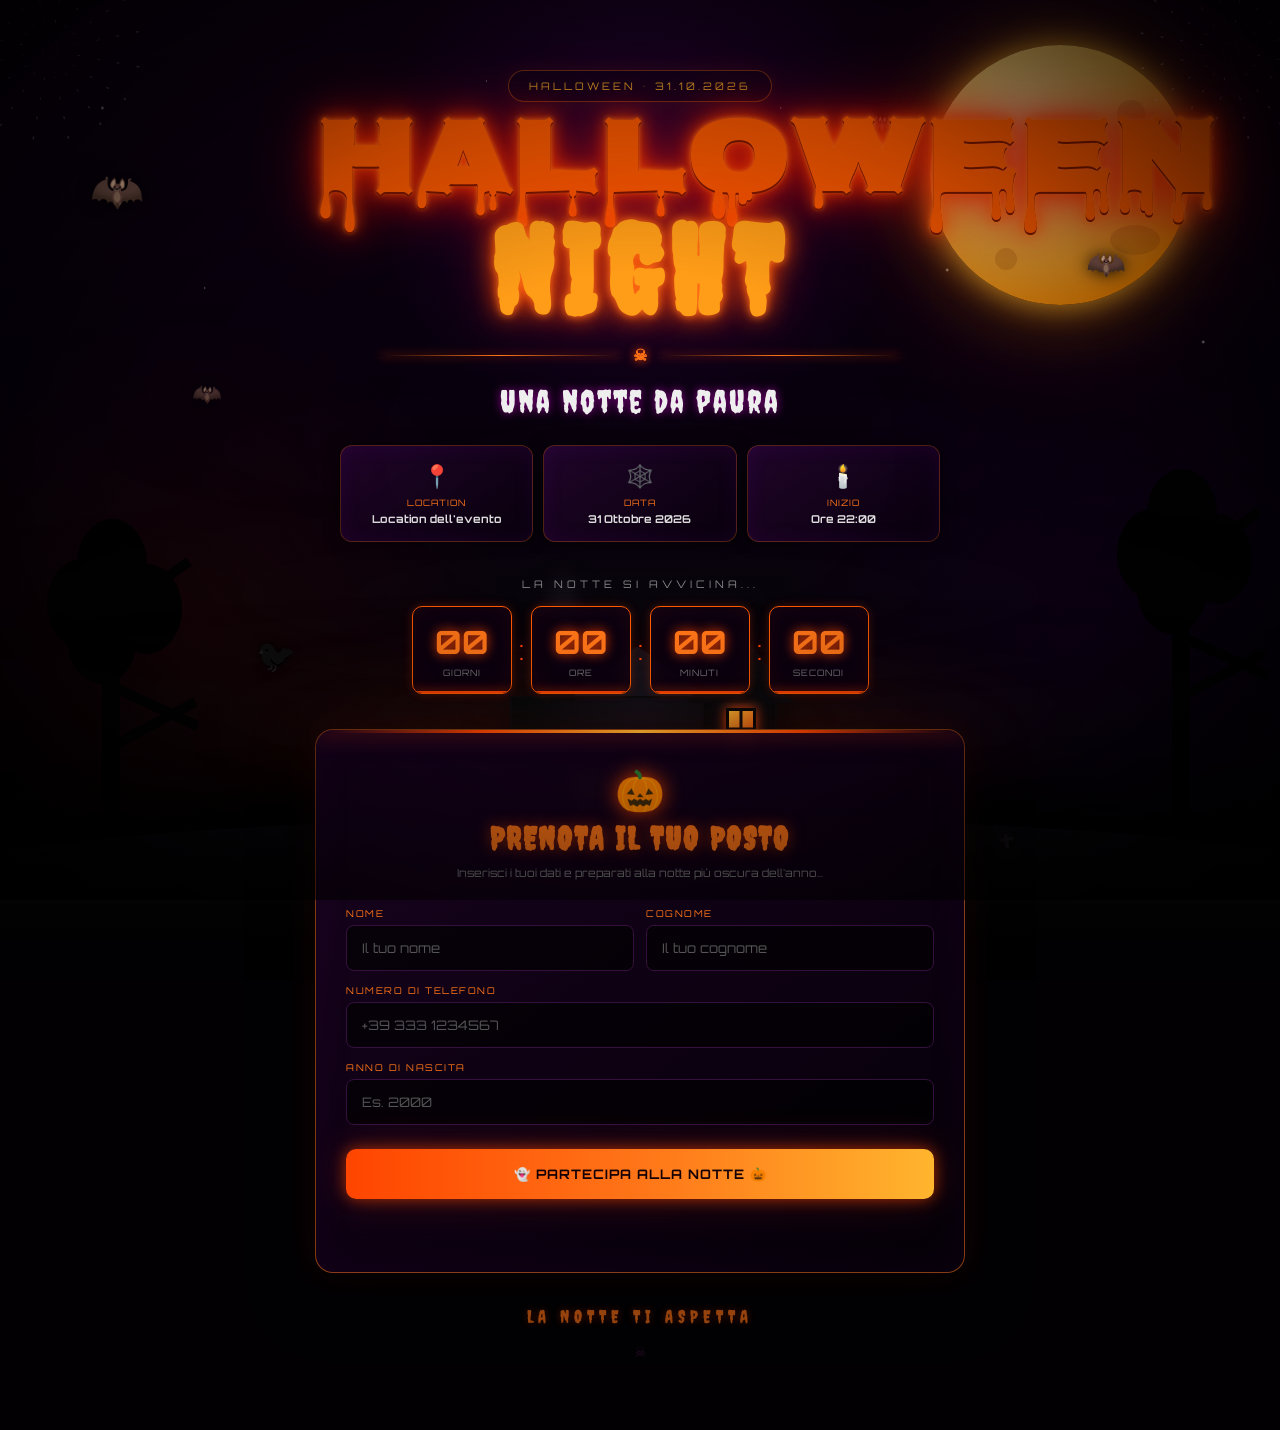
<file: index.html>
<!DOCTYPE html>
<html lang="it">

<head>

    <meta charset="UTF-8">

    <meta
        name="viewport"
        content="width=device-width, initial-scale=1.0"
    >

    <meta
        name="theme-color"
        content="#030005"
    >

    <title>Halloween Night 🎃</title>

    <link rel="preconnect" href="https://fonts.googleapis.com">
    <link rel="preconnect" href="https://fonts.gstatic.com" crossorigin>

    <link
        href="https://fonts.googleapis.com/css2?family=Creepster&family=Nosifer&family=Orbitron:wght@400;500;600;700&display=swap"
        rel="stylesheet"
    >

    <link rel="stylesheet" href="style.css">

</head>


<body>


    <!-- =====================================================
         SFONDO
    ====================================================== -->

    <div class="background"></div>

    <div class="stars"></div>

    <div class="vignette"></div>


    <!-- =====================================================
         LUNA
    ====================================================== -->

    <div class="moon">

        <div class="moon-crater crater-1"></div>
        <div class="moon-crater crater-2"></div>
        <div class="moon-crater crater-3"></div>
        <div class="moon-crater crater-4"></div>

    </div>


    <!-- =====================================================
         CASA INFESTATA
    ====================================================== -->

    <div class="haunted-scene">

        <div class="graveyard-glow"></div>


        <!-- Alberi -->

        <div class="tree tree-left">

            <div class="branch branch-1"></div>
            <div class="branch branch-2"></div>
            <div class="branch branch-3"></div>

        </div>


        <div class="tree tree-right">

            <div class="branch branch-1"></div>
            <div class="branch branch-2"></div>
            <div class="branch branch-3"></div>

        </div>


        <!-- Casa -->

        <div class="haunted-house">

            <div class="house-roof"></div>

            <div class="house-body">

                <div class="window window-left">

                    <div class="window-cross"></div>

                </div>


                <div class="window window-center">

                    <div class="window-cross"></div>

                </div>


                <div class="window window-right">

                    <div class="window-cross"></div>

                </div>


                <div class="door">

                    <div class="door-knob"></div>

                </div>

            </div>


            <div class="tower">

                <div class="tower-roof"></div>

                <div class="tower-window">

                    <div class="window-cross"></div>

                </div>

            </div>


            <div class="chimney"></div>

        </div>


        <!-- Cimitero -->

        <div class="grave grave-1">
            <span></span>
        </div>

        <div class="grave grave-2">
            <span></span>
        </div>

        <div class="grave grave-3">
            <span></span>
        </div>

        <div class="grave grave-4">
            <span></span>
        </div>

    </div>


    <!-- =====================================================
         NEBBIA
    ====================================================== -->

    <div class="fog fog-1"></div>

    <div class="fog fog-2"></div>

    <div class="fog fog-3"></div>


    <!-- =====================================================
         RAGNATELE
    ====================================================== -->

    <div class="web web-top-left"></div>

    <div class="web web-top-right"></div>


    <!-- =====================================================
         PIPISTRELLI
    ====================================================== -->

    <div class="bat bat-1">🦇</div>

    <div class="bat bat-2">🦇</div>

    <div class="bat bat-3">🦇</div>

    <div class="bat bat-4">🦇</div>


    <!-- =====================================================
         CORVO
    ====================================================== -->

    <div class="crow">
        🐦‍⬛
    </div>


    <!-- =====================================================
         CONTENUTO PRINCIPALE
    ====================================================== -->

    <main class="overlay">

        <section class="content">


            <!-- Eyebrow -->

            <div class="eyebrow">

                HALLOWEEN • 31.10.2026

            </div>


            <!-- Titolo -->

            <h1
                class="title"
                data-text="HALLOWEEN"
            >

                HALLOWEEN

                <span>NIGHT</span>

            </h1>


            <!-- Separatore -->

            <div class="title-line">

                <span></span>

                <b>☠</b>

                <span></span>

            </div>


            <!-- Sottotitolo -->

            <p class="subtitle">

                Una notte da paura

            </p>


            <!-- =================================================
                 INFO EVENTO
            ================================================== -->

            <div class="event-info">


                <div class="info-item">

                    <div class="info-icon">
                        📍
                    </div>

                    <div>

                        <small>
                            LOCATION
                        </small>

                        <strong>
                            Location dell'evento
                        </strong>

                    </div>

                </div>


                <div class="info-item">

                    <div class="info-icon">
                        🕸️
                    </div>

                    <div>

                        <small>
                            DATA
                        </small>

                        <strong>
                            31 Ottobre 2026
                        </strong>

                    </div>

                </div>


                <div class="info-item">

                    <div class="info-icon">
                        🕯️
                    </div>

                    <div>

                        <small>
                            INIZIO
                        </small>

                        <strong>
                            Ore 22:00
                        </strong>

                    </div>

                </div>


            </div>


            <!-- =================================================
                 COUNTDOWN
            ================================================== -->

            <div class="countdown-title">

                LA NOTTE SI AVVICINA...

            </div>


            <div id="countdown">


                <div class="time">

                    <span id="days">
                        00
                    </span>

                    <label>
                        GIORNI
                    </label>

                </div>


                <div class="separator">
                    :
                </div>


                <div class="time">

                    <span id="hours">
                        00
                    </span>

                    <label>
                        ORE
                    </label>

                </div>


                <div class="separator">
                    :
                </div>


                <div class="time">

                    <span id="minutes">
                        00
                    </span>

                    <label>
                        MINUTI
                    </label>

                </div>


                <div class="separator">
                    :
                </div>


                <div class="time">

                    <span id="seconds">
                        00
                    </span>

                    <label>
                        SECONDI
                    </label>

                </div>


            </div>


            <!-- =================================================
                 FORM
            ================================================== -->

            <div class="form-card">


                <div class="form-header">

                    <div class="pumpkin">
                        🎃
                    </div>

                    <h2>
                        PRENOTA IL TUO POSTO
                    </h2>

                    <p>
                        Inserisci i tuoi dati e preparati
                        alla notte più oscura dell'anno...
                    </p>

                </div>


                <form
                    id="submit-to-google-sheet"
                >


                    <!-- Nome + Cognome -->

                    <div class="input-row">


                        <div class="input-group">

                            <label for="nome">
                                NOME
                            </label>

                            <input
                                id="nome"
                                type="text"
                                name="Nome"
                                placeholder="Il tuo nome"
                                autocomplete="given-name"
                                required
                            >

                        </div>


                        <div class="input-group">

                            <label for="cognome">
                                COGNOME
                            </label>

                            <input
                                id="cognome"
                                type="text"
                                name="Cognome"
                                placeholder="Il tuo cognome"
                                autocomplete="family-name"
                                required
                            >

                        </div>


                    </div>


                    <!-- Telefono -->

                    <div class="input-group">

                        <label for="telefono">
                            NUMERO DI TELEFONO
                        </label>

                        <input
                            id="telefono"
                            type="tel"
                            name="Telefono"
                            placeholder="+39 333 1234567"
                            autocomplete="tel"
                            inputmode="tel"
                            required
                        >

                    </div>


                    <!-- Anno -->

                    <div class="input-group">

                        <label for="anno">
                            ANNO DI NASCITA
                        </label>

                        <input
                            id="anno"
                            type="number"
                            name="Anno"
                            placeholder="Es. 2000"
                            min="1900"
                            max="2026"
                            autocomplete="bday-year"
                            required
                        >

                    </div>


                    <!-- Bottone -->

                    <button
                        type="submit"
                        id="submit-btn"
                    >

                        <span>👻</span>

                        PARTECIPA ALLA NOTTE

                        <span>🎃</span>

                    </button>


                </form>


                <div id="msg"></div>


            </div>


            <!-- Firma -->

            <div class="night-signature">

                LA NOTTE TI ASPETTA

            </div>


            <div class="footer-skull">

                ☠

            </div>


        </section>

    </main>


    <!-- =====================================================
         PARTICELLE
    ====================================================== -->

    <div id="particles"></div>


    <script src="script.js"></script>

</body>

</html>
</file>
<file: style.css>
/* =========================================================
   HALLOWEEN NIGHT
   ULTIMATE HORROR EDITION
========================================================= */


* {

    margin: 0;

    padding: 0;

    box-sizing: border-box;

}


html {

    min-height: 100%;

    scroll-behavior: smooth;

}


body {

    min-height: 100vh;

    font-family: 'Orbitron', sans-serif;

    color: #fff;

    background: #020003;

    overflow-x: hidden;

    position: relative;

}


/* =========================================================
   SFONDO
========================================================= */


.background {

    position: fixed;

    inset: 0;

    z-index: -20;

    background:

        radial-gradient(
            circle at 50% 18%,
            rgba(105, 15, 145, 0.28),
            transparent 28%
        ),

        radial-gradient(
            circle at 15% 70%,
            rgba(255, 60, 0, 0.08),
            transparent 25%
        ),

        radial-gradient(
            circle at 85% 70%,
            rgba(100, 0, 150, 0.10),
            transparent 25%
        ),

        linear-gradient(
            180deg,
            #110016 0%,
            #08000d 45%,
            #010002 100%
        );

}


/* =========================================================
   STELLE
========================================================= */


.stars {

    position: fixed;

    inset: 0;

    z-index: -18;

    opacity: 0.7;

    background-image:

        radial-gradient(
            2px 2px at 8% 12%,
            #fff,
            transparent
        ),

        radial-gradient(
            1px 1px at 16% 32%,
            #fff,
            transparent
        ),

        radial-gradient(
            2px 2px at 27% 18%,
            #fff,
            transparent
        ),

        radial-gradient(
            1px 1px at 38% 9%,
            #fff,
            transparent
        ),

        radial-gradient(
            2px 2px at 48% 27%,
            #fff,
            transparent
        ),

        radial-gradient(
            1px 1px at 61% 12%,
            #fff,
            transparent
        ),

        radial-gradient(
            2px 2px at 74% 30%,
            #fff,
            transparent
        ),

        radial-gradient(
            1px 1px at 86% 15%,
            #fff,
            transparent
        ),

        radial-gradient(
            2px 2px at 94% 38%,
            #fff,
            transparent
        );

    animation:
        starsMove 8s ease-in-out infinite alternate;

}


@keyframes starsMove {

    from {

        opacity: 0.3;

        transform:
            translateY(0);

    }

    to {

        opacity: 0.8;

        transform:
            translateY(-8px);

    }

}


/* =========================================================
   VIGNETTATURA
========================================================= */


.vignette {

    position: fixed;

    inset: 0;

    z-index: 50;

    pointer-events: none;

    background:

        radial-gradient(
            ellipse at center,
            transparent 28%,
            rgba(0,0,0,0.25) 55%,
            rgba(0,0,0,0.88) 100%
        );

}


/* =========================================================
   LUNA
========================================================= */


.moon {

    position: fixed;

    width: 260px;

    height: 260px;

    top: 5%;

    right: 7%;

    z-index: -14;

    border-radius: 50%;

    background:

        radial-gradient(
            circle at 34% 28%,
            #ffe39a,
            #ffc04a 45%,
            #ff8c00 80%,
            #d85500 100%
        );

    box-shadow:

        0 0 30px #ffb52e,

        0 0 80px rgba(255,140,0,0.55),

        0 0 170px rgba(255,70,0,0.25);

    opacity: 0.9;

    animation:
        moonPulse 5s ease-in-out infinite alternate;

}


@keyframes moonPulse {

    from {

        box-shadow:

            0 0 25px #ffb52e,

            0 0 70px rgba(255,140,0,0.45),

            0 0 130px rgba(255,70,0,0.15);

    }

    to {

        box-shadow:

            0 0 40px #ffc44d,

            0 0 110px rgba(255,100,0,0.65),

            0 0 180px rgba(255,50,0,0.25);

    }

}


.moon-crater {

    position: absolute;

    border-radius: 50%;

    background:
        rgba(140,65,0,0.20);

}


.crater-1 {

    width: 42px;

    height: 25px;

    left: 30px;

    top: 80px;

}


.crater-2 {

    width: 28px;

    height: 28px;

    right: 45px;

    top: 55px;

}


.crater-3 {

    width: 50px;

    height: 30px;

    right: 30px;

    bottom: 50px;

}


.crater-4 {

    width: 22px;

    height: 22px;

    left: 65px;

    bottom: 35px;

}


/* =========================================================
   SCENA CASA INFESTATA
========================================================= */


.haunted-scene {

    position: fixed;

    left: 0;

    right: 0;

    bottom: 0;

    height: 46vh;

    min-height: 350px;

    z-index: -10;

    pointer-events: none;

}


/* =========================================================
   BAGLIORE DIETRO CASA
========================================================= */


.graveyard-glow {

    position: absolute;

    width: 70%;

    height: 55%;

    left: 15%;

    bottom: 12%;

    background:

        radial-gradient(
            ellipse,
            rgba(255,70,0,0.15),
            transparent 70%
        );

    filter: blur(25px);

}


/* =========================================================
   TERRENO
========================================================= */


.haunted-scene::after {

    content: "";

    position: absolute;

    left: -5%;

    right: -5%;

    bottom: -10%;

    height: 30%;

    border-radius: 50% 50% 0 0;

    background:

        linear-gradient(
            180deg,
            #08060a,
            #010101
        );

    box-shadow:

        0 -20px 50px rgba(0,0,0,0.9);

}


/* =========================================================
   CASA
========================================================= */


.haunted-house {

    position: absolute;

    left: 50%;

    bottom: 13%;

    width: 330px;

    height: 230px;

    transform:
        translateX(-50%);

    filter:
        drop-shadow(
            0 15px 20px rgba(0,0,0,0.9)
        );

}


/* Corpo */

.house-body {

    position: absolute;

    left: 35px;

    bottom: 0;

    width: 260px;

    height: 150px;

    background:

        linear-gradient(
            90deg,
            #050505,
            #100a12,
            #050505
        );

    border:

        2px solid #090709;

}


/* Tetto */

.house-roof {

    position: absolute;

    left: 5px;

    top: 30px;

    width: 315px;

    height: 110px;

    background:

        linear-gradient(
            145deg,
            #080608,
            #151018,
            #040305
        );

    clip-path:
        polygon(
            0 100%,
            50% 0,
            100% 100%
        );

    filter:
        drop-shadow(
            0 8px 6px #000
        );

}


/* =========================================================
   TORRE
========================================================= */


.tower {

    position: absolute;

    width: 75px;

    height: 165px;

    right: 28px;

    bottom: 0;

    background:

        linear-gradient(
            90deg,
            #040304,
            #120c13,
            #040304
        );

    border:
        2px solid #080608;

}


.tower-roof {

    position: absolute;

    left: -18px;

    top: -55px;

    width: 108px;

    height: 75px;

    background:
        #080609;

    clip-path:
        polygon(
            50% 0,
            100% 100%,
            0 100%
        );

}


/* =========================================================
   CAMINO
========================================================= */


.door {

    position: absolute;

    width: 48px;

    height: 82px;

    bottom: 0;

    left: 50%;

    transform:
        translateX(-50%);

    background:
        #030204;

    border:
        2px solid #090609;

    box-shadow:
        inset 0 0 15px #000;

}


.door::before {

    content: "";

    position: absolute;

    left: 6px;

    right: 6px;

    top: 8px;

    height: 2px;

    background:
        #1d1520;

}


.door-knob {

    position: absolute;

    width: 5px;

    height: 5px;

    border-radius: 50%;

    right: 7px;

    top: 43px;

    background:
        #6e3510;

    box-shadow:
        0 0 6px #ff7518;

}


/* =========================================================
   FINESTRE ILLUMINATE
========================================================= */


.window {

    position: absolute;

    width: 38px;

    height: 53px;

    background:

        linear-gradient(
            135deg,
            #ffb52e,
            #ff5a00
        );

    border:
        4px solid #070507;

    box-shadow:

        0 0 15px rgba(255,100,0,0.65),

        0 0 30px rgba(255,70,0,0.22);

    animation:
        windowFlicker 5s infinite;

}


.window-left {

    left: 62px;

    top: 75px;

}


.window-center {

    left: 128px;

    top: 72px;

}


.window-right {

    left: 194px;

    top: 75px;

}


.window-cross::before,
.window-cross::after {

    content: "";

    position: absolute;

    background:
        #100807;

}


.window-cross::before {

    width: 3px;

    height: 100%;

    left: 50%;

    transform:
        translateX(-50%);

}


.window-cross::after {

    height: 3px;

    width: 100%;

    top: 50%;

    transform:
        translateY(-50%);

}


.tower-window {

    position: absolute;

    width: 30px;

    height: 42px;

    left: 22px;

    top: 25px;

    background:

        linear-gradient(
            135deg,
            #ffb52e,
            #ff4500
        );

    border:
        3px solid #050305;

    box-shadow:
        0 0 12px #ff4500;

}


/* =========================================================
   CHIMNEY
========================================================= */


.chimney {

    position: absolute;

    width: 25px;

    height: 65px;

    left: 75px;

    top: 20px;

    background:
        #070507;

}


/* =========================================================
   FUMO CAMINO
========================================================= */


.chimney::before {

    content: "";

    position: absolute;

    width: 50px;

    height: 80px;

    left: -12px;

    top: -75px;

    background:

        radial-gradient(
            ellipse,
            rgba(130,130,130,0.12),
            transparent 65%
        );

    filter:
        blur(8px);

    animation:
        smokeMove 5s ease-in-out infinite;

}


@keyframes smokeMove {

    0%, 100% {

        transform:
            translate(0,0)
            scale(0.8);

        opacity: 0.1;

    }

    50% {

        transform:
            translate(15px,-20px)
            scale(1.3);

        opacity: 0.25;

    }

}


/* =========================================================
   FLICKER FINESTRE
========================================================= */


@keyframes windowFlicker {

    0%,
    88%,
    92%,
    100% {

        opacity: 1;

    }

    90% {

        opacity: 0.45;

    }

}


/* =========================================================
   ALBERI
========================================================= */


.tree {

    position: absolute;

    bottom: 10%;

    width: 18px;

    background:
        #020202;

    border-radius:
        50% 50% 0 0;

    transform-origin:
        bottom center;

}


.tree-left {

    left: 8%;

    height: 300px;

}


.tree-right {

    right: 7%;

    height: 350px;

}


.tree::before {

    content: "";

    position: absolute;

    width: 70px;

    height: 90px;

    left: -25px;

    top: -40px;

    background:
        #020202;

    border-radius:
        50%;

    box-shadow:

        -30px 40px 0 #020202,

        35px 45px 0 #020202,

        -10px 75px 0 #020202;

}


.branch {

    position: absolute;

    height: 10px;

    width: 100px;

    background:
        #020202;

    transform-origin:
        left center;

}


.branch-1 {

    left: 5px;

    top: 55px;

    transform:
        rotate(-35deg);

}


.branch-2 {

    left: 5px;

    top: 120px;

    transform:
        rotate(25deg);

}


.branch-3 {

    left: 5px;

    top: 185px;

    transform:
        rotate(-28deg);

}


/* =========================================================
   TOMBE
========================================================= */


.grave {

    position: absolute;

    bottom: 12%;

    width: 35px;

    height: 48px;

    background:
        #070609;

    border-radius:
        50% 50% 3px 3px;

    z-index: 3;

}


.grave span {

    position: absolute;

    width: 5px;

    height: 22px;

    background:
        #151018;

    left: 50%;

    top: 10px;

    transform:
        translateX(-50%);

}


.grave span::after {

    content: "";

    position: absolute;

    width: 20px;

    height: 5px;

    background:
        #151018;

    left: -7px;

    top: 6px;

}


.grave-1 {

    left: 25%;

    transform:
        rotate(-5deg);

}


.grave-2 {

    left: 32%;

    bottom: 9%;

    transform:
        scale(0.7)
        rotate(8deg);

}


.grave-3 {

    right: 27%;

    transform:
        rotate(5deg);

}


.grave-4 {

    right: 20%;

    bottom: 8%;

    transform:
        scale(0.65)
        rotate(-8deg);

}


/* =========================================================
   NEBBIA
========================================================= */


.fog {

    position: fixed;

    width: 170vw;

    height: 32vh;

    left: -35vw;

    z-index: -3;

    pointer-events: none;

    filter:
        blur(25px);

    background:

        radial-gradient(
            ellipse,
            rgba(210,210,210,0.18),
            rgba(150,150,150,0.05),
            transparent 70%
        );

}


.fog-1 {

    bottom: 5%;

    opacity: 0.24;

    animation:
        fogMoveOne 17s ease-in-out infinite alternate;

}


.fog-2 {

    bottom: 18%;

    opacity: 0.15;

    animation:
        fogMoveTwo 23s ease-in-out infinite alternate;

}


.fog-3 {

    bottom: 34%;

    opacity: 0.08;

    animation:
        fogMoveThree 29s ease-in-out infinite alternate;

}


@keyframes fogMoveOne {

    from {
        transform:
            translateX(-8%);
    }

    to {
        transform:
            translateX(8%);
    }

}


@keyframes fogMoveTwo {

    from {
        transform:
            translateX(10%);
    }

    to {
        transform:
            translateX(-10%);
    }

}


@keyframes fogMoveThree {

    from {
        transform:
            translateX(-12%);
    }

    to {
        transform:
            translateX(12%);
    }

}


/* =========================================================
   RAGNATELE
========================================================= */


.web {

    position: fixed;

    width: 190px;

    height: 190px;

    z-index: 4;

    pointer-events: none;

    opacity: 0.42;

    background:

        repeating-conic-gradient(
            from 0deg,
            transparent 0deg 10deg,
            rgba(255,255,255,0.65) 10.5deg 11deg,
            transparent 11.5deg 22.5deg
        );

    mask-image:

        radial-gradient(
            circle,
            transparent 5%,
            #000 6%,
            #000 7%,
            transparent 8%,

            transparent 20%,
            #000 21%,
            #000 22%,
            transparent 23%,

            transparent 35%,
            #000 36%,
            #000 37%,
            transparent 38%,

            transparent 50%,
            #000 51%,
            #000 52%,
            transparent 53%,

            transparent 65%,
            #000 66%,
            #000 67%,
            transparent 68%
        );

}


.web-top-left {

    top: -45px;

    left: -45px;

}


.web-top-right {

    top: -45px;

    right: -45px;

    transform:
        rotate(90deg);

}


/* =========================================================
   PIPISTRELLI
========================================================= */


.bat {

    position: fixed;

    z-index: 7;

    font-size: 2.7rem;

    pointer-events: none;

    filter:
        drop-shadow(
            0 0 8px rgba(0,0,0,0.9)
        );

}


.bat-1 {

    top: 18%;

    left: 7%;

    animation:
        batFlight1 7s ease-in-out infinite;

}


.bat-2 {

    top: 27%;

    right: 12%;

    font-size: 2rem;

    animation:
        batFlight2 9s ease-in-out infinite;

}


.bat-3 {

    top: 42%;

    left: 15%;

    font-size: 1.5rem;

    opacity: 0.6;

    animation:
        batFlight3 11s ease-in-out infinite;

}


.bat-4 {

    top: 12%;

    right: 30%;

    font-size: 1.4rem;

    opacity: 0.5;

    animation:
        batFlight4 13s ease-in-out infinite;

}


@keyframes batFlight1 {

    0%, 100% {
        transform:
            translate(0,0)
            rotate(-5deg);
    }

    50% {
        transform:
            translate(80px,-40px)
            rotate(8deg);
    }

}


@keyframes batFlight2 {

    0%, 100% {
        transform:
            translate(0,0);
    }

    50% {
        transform:
            translate(-100px,50px);
    }

}


@keyframes batFlight3 {

    0%, 100% {
        transform:
            translate(0,0);
    }

    50% {
        transform:
            translate(60px,-70px);
    }

}


@keyframes batFlight4 {

    0%, 100% {
        transform:
            translate(0,0)
            scale(1);
    }

    50% {
        transform:
            translate(-80px,40px)
            scale(1.2);
    }

}


/* =========================================================
   CORVO
========================================================= */


.crow {

    position: fixed;

    left: 20%;

    bottom: 25%;

    z-index: 6;

    font-size: 2rem;

    filter:
        grayscale(1)
        brightness(0.2)
        drop-shadow(
            0 0 5px #000
        );

    animation:
        crowMove 6s ease-in-out infinite;

}


@keyframes crowMove {

    0%, 100% {

        transform:
            translateY(0)
            rotate(-2deg);

    }

    50% {

        transform:
            translateY(-10px)
            rotate(3deg);

    }

}


/* =========================================================
   CONTENITORE
========================================================= */


.overlay {

    position: relative;

    min-height: 100vh;

    display: flex;

    justify-content: center;

    align-items: center;

    padding:
        70px 20px;

}


.content {

    width: 100%;

    max-width: 650px;

    position: relative;

    z-index: 10;

    text-align: center;

}


/* =========================================================
   EYEBROW
========================================================= */


.eyebrow {

    display: inline-block;

    padding:
        8px 20px;

    border:
        1px solid rgba(255,117,24,0.45);

    border-radius:
        50px;

    background:
        rgba(20,0,28,0.65);

    color:
        #ffb52e;

    font-size:
        0.65rem;

    letter-spacing:
        3px;

    box-shadow:
        0 0 20px rgba(255,80,0,0.12);

    margin-bottom:
        18px;

}


/* =========================================================
   TITOLO
========================================================= */


.title {

    position: relative;

    font-family:
        'Nosifer',
        cursive;

    font-size:
        clamp(3.1rem, 10vw, 6.5rem);

    line-height:
        0.95;

    letter-spacing:
        3px;

    color:
        #ff5a00;

    text-shadow:

        0 2px 0 #7d1800,

        0 0 5px #ff7518,

        0 0 15px #ff4500,

        0 0 35px #ff2200,

        0 0 70px rgba(255,0,0,0.65);

    animation:
        titleFlicker 5s infinite;

}


.title span {

    display:
        block;

    color:
        #ff9d18;

    font-family:
        'Creepster',
        cursive;

    font-size:
        1.15em;

    letter-spacing:
        8px;

    margin-top:
        -5px;

    text-shadow:

        0 0 8px #ff7518,

        0 0 25px #ff4500,

        0 0 50px rgba(255,50,0,0.5);

}


@keyframes titleFlicker {

    0%,
    18%,
    20%,
    22%,
    55%,
    60%,
    100% {

        opacity:
            1;

    }

    19%,
    21%,
    61% {

        opacity:
            0.72;

    }

}


/* =========================================================
   LINEA
========================================================= */


.title-line {

    display:
        flex;

    align-items:
        center;

    gap:
        12px;

    margin:
        18px auto;

    width:
        80%;

    color:
        #ff7518;

}


.title-line span {

    height:
        1px;

    flex:
        1;

    background:

        linear-gradient(
            90deg,
            transparent,
            #ff7518,
            transparent
        );

    box-shadow:
        0 0 8px #ff4500;

}


.title-line b {

    font-size:
        1rem;

    color:
        #ff7518;

    text-shadow:
        0 0 10px #ff4500;

}


/* =========================================================
   SOTTOTITOLO
========================================================= */


.subtitle {

    font-family:
        'Creepster',
        cursive;

    font-size:
        2rem;

    color:
        #eee;

    letter-spacing:
        2px;

    text-shadow:
        0 0 10px #8b008b;

    margin-bottom:
        25px;

}


/* =========================================================
   INFO EVENTO
========================================================= */


.event-info {

    display:
        grid;

    grid-template-columns:
        repeat(3, 1fr);

    gap:
        10px;

    margin:
        25px auto;

    max-width:
        600px;

}


.info-item {

    min-height:
        90px;

    padding:
        15px 8px;

    display:
        flex;

    flex-direction:
        column;

    justify-content:
        center;

    align-items:
        center;

    border:
        1px solid rgba(255,117,24,0.28);

    border-radius:
        12px;

    background:

        linear-gradient(
            145deg,
            rgba(35,5,45,0.90),
            rgba(8,0,12,0.95)
        );

    box-shadow:

        inset 0 0 20px rgba(120,0,180,0.12),

        0 0 15px rgba(0,0,0,0.5);

    backdrop-filter:
        blur(4px);

}


.info-icon {

    font-size:
        1.4rem;

    margin-bottom:
        7px;

}


.info-item small {

    display:
        block;

    color:
        #ff7518;

    font-size:
        0.55rem;

    letter-spacing:
        1px;

    margin-bottom:
        4px;

}


.info-item strong {

    display:
        block;

    color:
        #ddd;

    font-size:
        0.68rem;

}


/* =========================================================
   COUNTDOWN
========================================================= */


.countdown-title {

    margin-top:
        35px;

    color:
        #888;

    font-size:
        0.65rem;

    letter-spacing:
        4px;

}


#countdown {

    display:
        flex;

    align-items:
        center;

    justify-content:
        center;

    gap:
        7px;

    margin:
        15px 0 35px;

}


.time {

    width:
        100px;

    padding:
        15px 8px;

    border:
        1px solid #ff5a00;

    border-radius:
        10px;

    background:
        rgba(12,0,18,0.88);

    box-shadow:

        0 0 10px rgba(255,69,0,0.25),

        inset 0 0 25px rgba(255,69,0,0.08);

    position:
        relative;

    overflow:
        hidden;

}


.time::after {

    content:
        "";

    position:
        absolute;

    left:
        0;

    right:
        0;

    bottom:
        0;

    height:
        2px;

    background:
        #ff4500;

    box-shadow:
        0 0 10px #ff4500;

}


.time span {

    display:
        block;

    font-size:
        2rem;

    font-weight:
        700;

    color:
        #ff7518;

    text-shadow:
        0 0 12px #ff4500;

}


.time label {

    display:
        block;

    margin-top:
        5px;

    color:
        #777;

    font-size:
        0.55rem;

    letter-spacing:
        1px;

}


.separator {

    color:
        #ff4500;

    font-size:
        1.6rem;

    text-shadow:
        0 0 10px #ff4500;

    animation:
        separatorBlink 1s infinite;

}


@keyframes separatorBlink {

    50% {
        opacity:
            0.25;
    }

}


/* =========================================================
   FORM CARD
========================================================= */


.form-card {

    position:
        relative;

    padding:
        35px 30px 30px;

    border:
        1px solid rgba(255,117,24,0.50);

    border-radius:
        18px;

    background:

        linear-gradient(
            145deg,
            rgba(25,3,32,0.96),
            rgba(5,0,8,0.99)
        );

    box-shadow:

        0 20px 60px rgba(0,0,0,0.7),

        0 0 35px rgba(255,69,0,0.10),

        inset 0 0 40px rgba(100,0,120,0.08);

    overflow:
        hidden;

    backdrop-filter:
        blur(7px);

}


.form-card::before {

    content:
        "";

    position:
        absolute;

    top:
        0;

    left:
        0;

    right:
        0;

    height:
        3px;

    background:

        linear-gradient(
            90deg,
            transparent,
            #ff4500,
            #ffb52e,
            #ff4500,
            transparent
        );

    box-shadow:
        0 0 20px #ff4500;

}


/* =========================================================
   HEADER FORM
========================================================= */


.form-header {

    margin-bottom:
        25px;

}


.pumpkin {

    font-size:
        2.5rem;

    filter:
        drop-shadow(
            0 0 10px #ff4500
        );

    animation:
        pumpkinFloat 3s ease-in-out infinite;

}


@keyframes pumpkinFloat {

    0%, 100% {

        transform:
            translateY(0)
            rotate(-3deg);

    }

    50% {

        transform:
            translateY(-7px)
            rotate(3deg);

    }

}


.form-header h2 {

    font-family:
        'Creepster',
        cursive;

    font-size:
        2rem;

    color:
        #ff7518;

    letter-spacing:
        2px;

    margin-top:
        5px;

    text-shadow:
        0 0 15px rgba(255,69,0,0.55);

}


.form-header p {

    color:
        #888;

    font-size:
        0.68rem;

    line-height:
        1.6;

    margin-top:
        8px;

}


/* =========================================================
   FORM
========================================================= */


form {

    display:
        flex;

    flex-direction:
        column;

    gap:
        4px;

}


.input-row {

    display:
        grid;

    grid-template-columns:
        1fr 1fr;

    gap:
        12px;

}


.input-group {

    text-align:
        left;

    margin-bottom:
        10px;

}


.input-group label {

    display:
        block;

    color:
        #ff7518;

    font-size:
        0.58rem;

    letter-spacing:
        1.5px;

    margin-bottom:
        6px;

}


input {

    width:
        100%;

    padding:
        14px 15px;

    border:
        1px solid #35103f;

    border-radius:
        8px;

    outline:
        none;

    background:
        rgba(0,0,0,0.65);

    color:
        #fff;

    font-family:
        'Orbitron',
        sans-serif;

    font-size:
        0.82rem;

    transition:
        0.25s;

}


input::placeholder {

    color:
        #555;

}


input:hover {

    border-color:
        #6c1b82;

}


input:focus {

    border-color:
        #ff7518;

    background:
        rgba(25,2,30,0.85);

    box-shadow:

        0 0 10px rgba(255,117,24,0.25),

        inset 0 0 10px rgba(255,69,0,0.08);

}


/* =========================================================
   BOTTONE
========================================================= */


button {

    position:
        relative;

    width:
        100%;

    margin-top:
        10px;

    padding:
        17px 20px;

    border:
        none;

    border-radius:
        10px;

    cursor:
        pointer;

    color:
        #150006;

    background:

        linear-gradient(
            90deg,
            #ff4500,
            #ff7518,
            #ffb52e,
            #ff7518,
            #ff4500
        );

    background-size:
        200%;

    font-family:
        'Orbitron',
        sans-serif;

    font-size:
        0.82rem;

    font-weight:
        700;

    letter-spacing:
        1px;

    box-shadow:

        0 0 15px rgba(255,69,0,0.6),

        0 0 40px rgba(255,69,0,0.20);

    transition:
        0.3s;

    animation:
        buttonGlow 3s linear infinite;

}


button:hover {

    transform:
        translateY(-3px)
        scale(1.01);

    box-shadow:

        0 0 25px #ff7518,

        0 0 60px rgba(255,69,0,0.45);

}


button:active {

    transform:
        translateY(0)
        scale(0.98);

}


button:disabled {

    opacity:
        0.45;

    cursor:
        not-allowed;

    transform:
        none;

}


@keyframes buttonGlow {

    to {

        background-position:
            200% center;

    }

}


/* =========================================================
   MESSAGGIO
========================================================= */


#msg {

    min-height:
        25px;

    margin-top:
        18px;

    font-size:
        0.75rem;

    line-height:
        1.5;

}


/* =========================================================
   FIRMA
========================================================= */


.night-signature {

    margin-top:
        32px;

    font-family:
        'Creepster',
        cursive;

    font-size:
        1.15rem;

    letter-spacing:
        5px;

    color:
        rgba(255,117,24,0.65);

    text-shadow:
        0 0 8px rgba(255,69,0,0.35);

    opacity:
        0.85;

    animation:
        signaturePulse 4s ease-in-out infinite;

}


@keyframes signaturePulse {

    0%, 100% {

        opacity:
            0.55;

    }

    50% {

        opacity:
            0.9;

    }

}


.footer-skull {

    margin-top:
        15px;

    color:
        #321033;

    font-size:
        0.9rem;

    opacity:
        0.7;

}


/* =========================================================
   PARTICELLE
========================================================= */


#particles {

    position:
        fixed;

    inset:
        0;

    pointer-events:
        none;

    z-index:
        100;

    overflow:
        hidden;

}


.halloween-particle {

    position:
        absolute;

    font-size:
        1.5rem;

    pointer-events:
        none;

    animation:
        particleFly 1.8s ease-out forwards;

}


@keyframes particleFly {

    0% {

        opacity:
            0;

        transform:
            scale(0)
            rotate(0deg);

    }

    20% {

        opacity:
            1;

    }

    100% {

        opacity:
            0;

        transform:

            translate(
                calc(var(--random-x) * 1px),
                -200px
            )

            scale(1.5)

            rotate(360deg);

    }

}


/* =========================================================
   RESPONSIVE
========================================================= */


@media (max-width: 700px) {


    .moon {

        width:
            160px;

        height:
            160px;

        top:
            3%;

        right:
            -35px;

        opacity:
            0.55;

    }


    .haunted-scene {

        height:
            38vh;

        min-height:
            280px;

    }


    .haunted-house {

        transform:
            translateX(-50%)
            scale(0.72);

        transform-origin:
            bottom center;

    }


    .tree-left {

        left:
            -20px;

        transform:
            scale(0.75);

        transform-origin:
            bottom center;

    }


    .tree-right {

        right:
            -20px;

        transform:
            scale(0.75);

        transform-origin:
            bottom center;

    }


    .crow {

        display:
            none;

    }


    .event-info {

        grid-template-columns:
            1fr;

        max-width:
            330px;

    }


    .info-item {

        min-height:
            65px;

        flex-direction:
            row;

        justify-content:
            flex-start;

        gap:
            12px;

        padding:
            10px 18px;

        text-align:
            left;

    }


    .info-icon {

        margin-bottom:
            0;

    }


    .input-row {

        grid-template-columns:
            1fr;

        gap:
            0;

    }


    .form-card {

        padding:
            30px 18px 25px;

    }

}


@media (max-width: 480px) {


    .overlay {

        padding:
            45px 12px 60px;

    }


    .eyebrow {

        font-size:
            0.55rem;

        letter-spacing:
            2px;

    }


    .title {

        font-size:
            3.15rem;

        letter-spacing:
            1px;

    }


    .title span {

        letter-spacing:
            4px;

    }


    .subtitle {

        font-size:
            1.6rem;

    }


    #countdown {

        gap:
            3px;

    }


    .time {

        width:
            70px;

        padding:
            12px 4px;

    }


    .time span {

        font-size:
            1.35rem;

    }


    .time label {

        font-size:
            0.42rem;

    }


    .separator {

        font-size:
            1rem;

    }


    .form-header h2 {

        font-size:
            1.65rem;

    }


    button {

        font-size:
            0.68rem;

        padding:
            16px 7px;

    }


    .night-signature {

        font-size:
            1rem;

        letter-spacing:
            3px;

    }


    .bat-3,
    .bat-4 {

        display:
            none;

    }


}


/* =========================================================
   ACCESSIBILITÀ
========================================================= */


@media (prefers-reduced-motion: reduce) {


    *,
    *::before,
    *::after {

        animation-duration:
            0.01ms !important;

        animation-iteration-count:
            1 !important;

        scroll-behavior:
            auto !important;

    }

}
</file>
